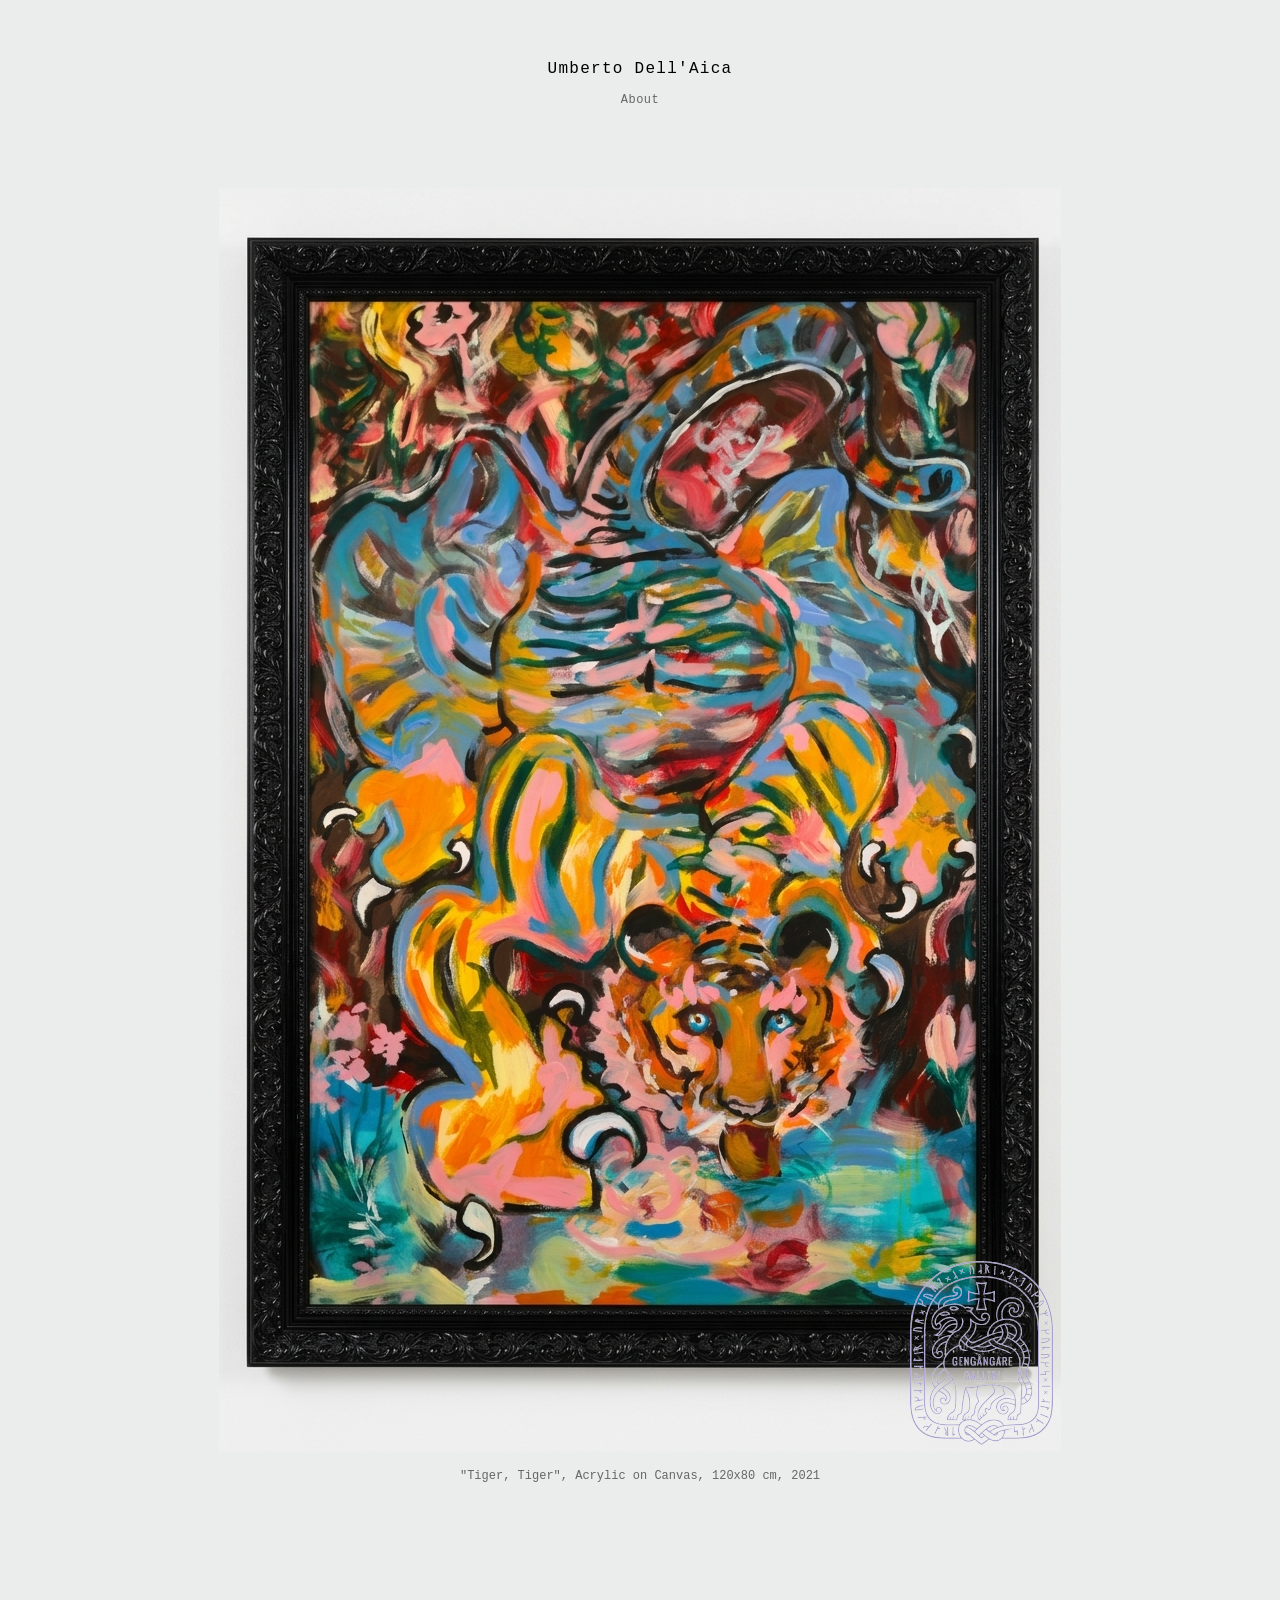
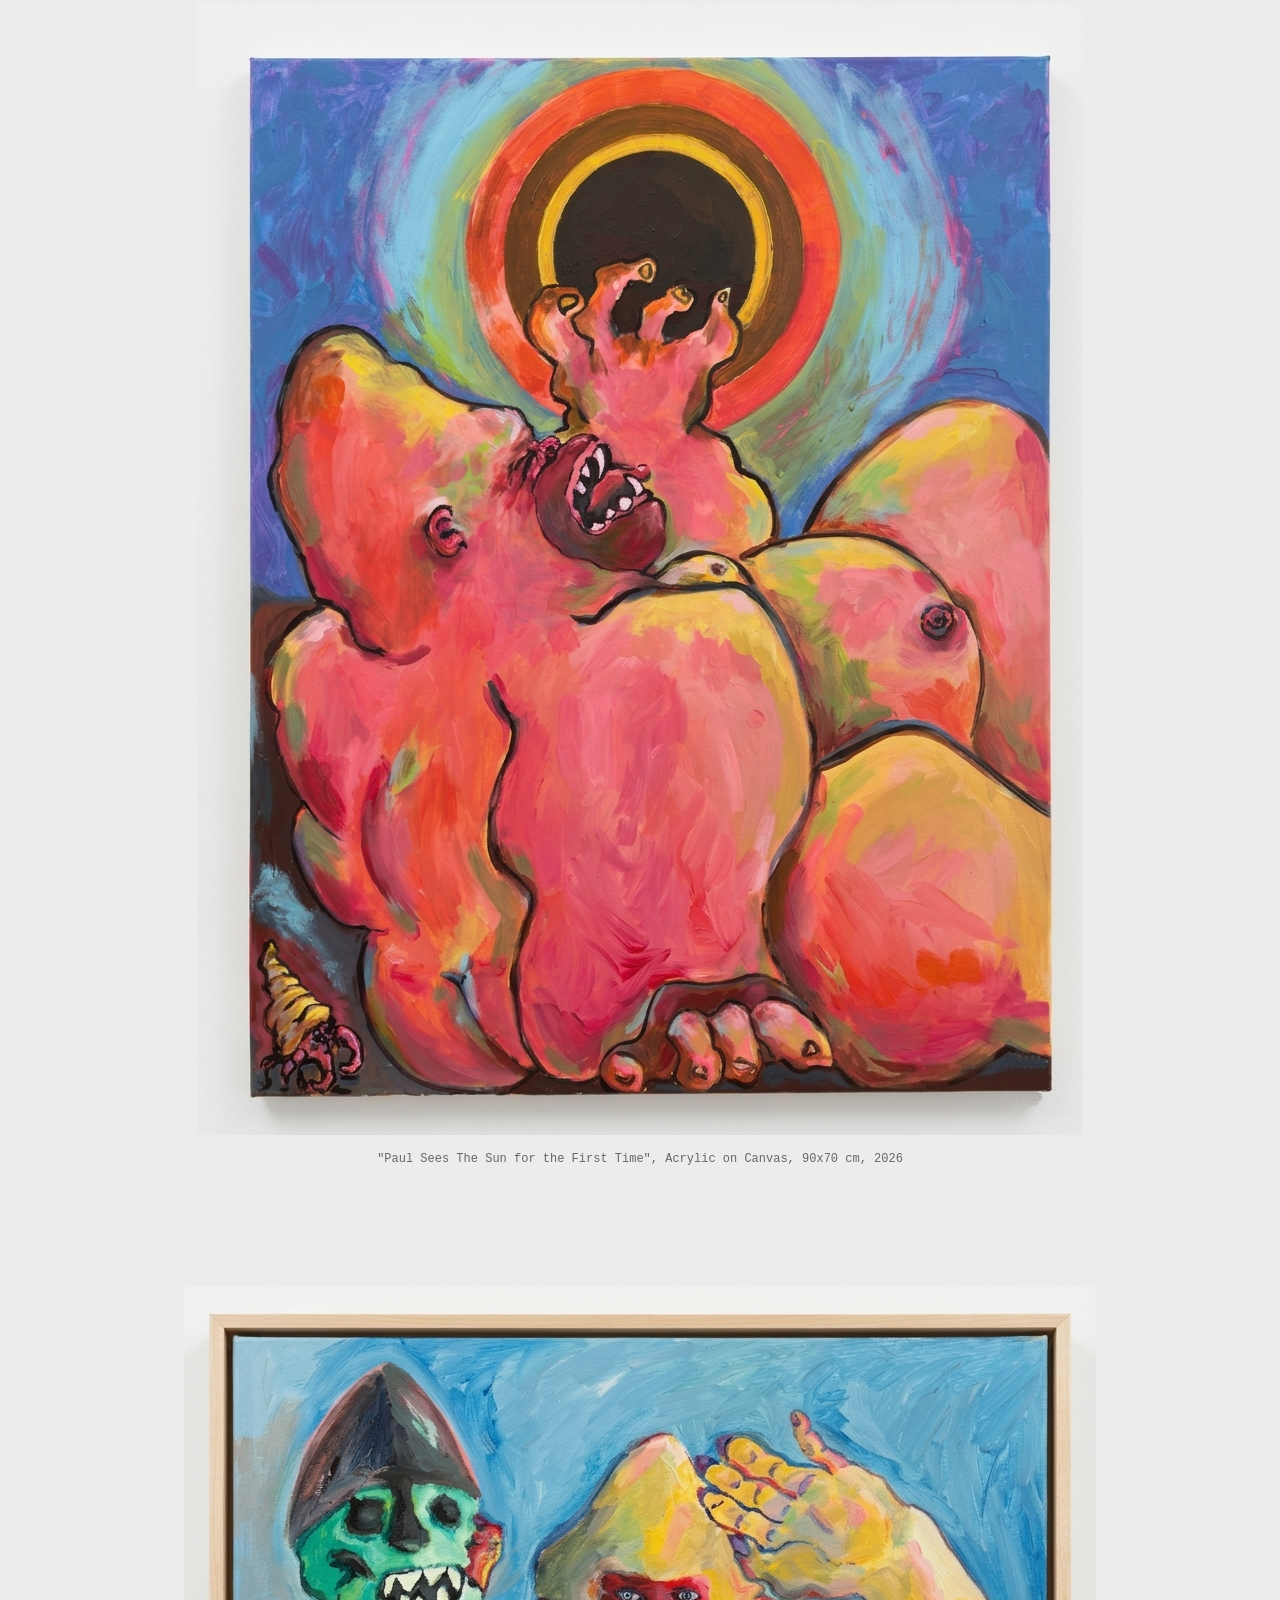
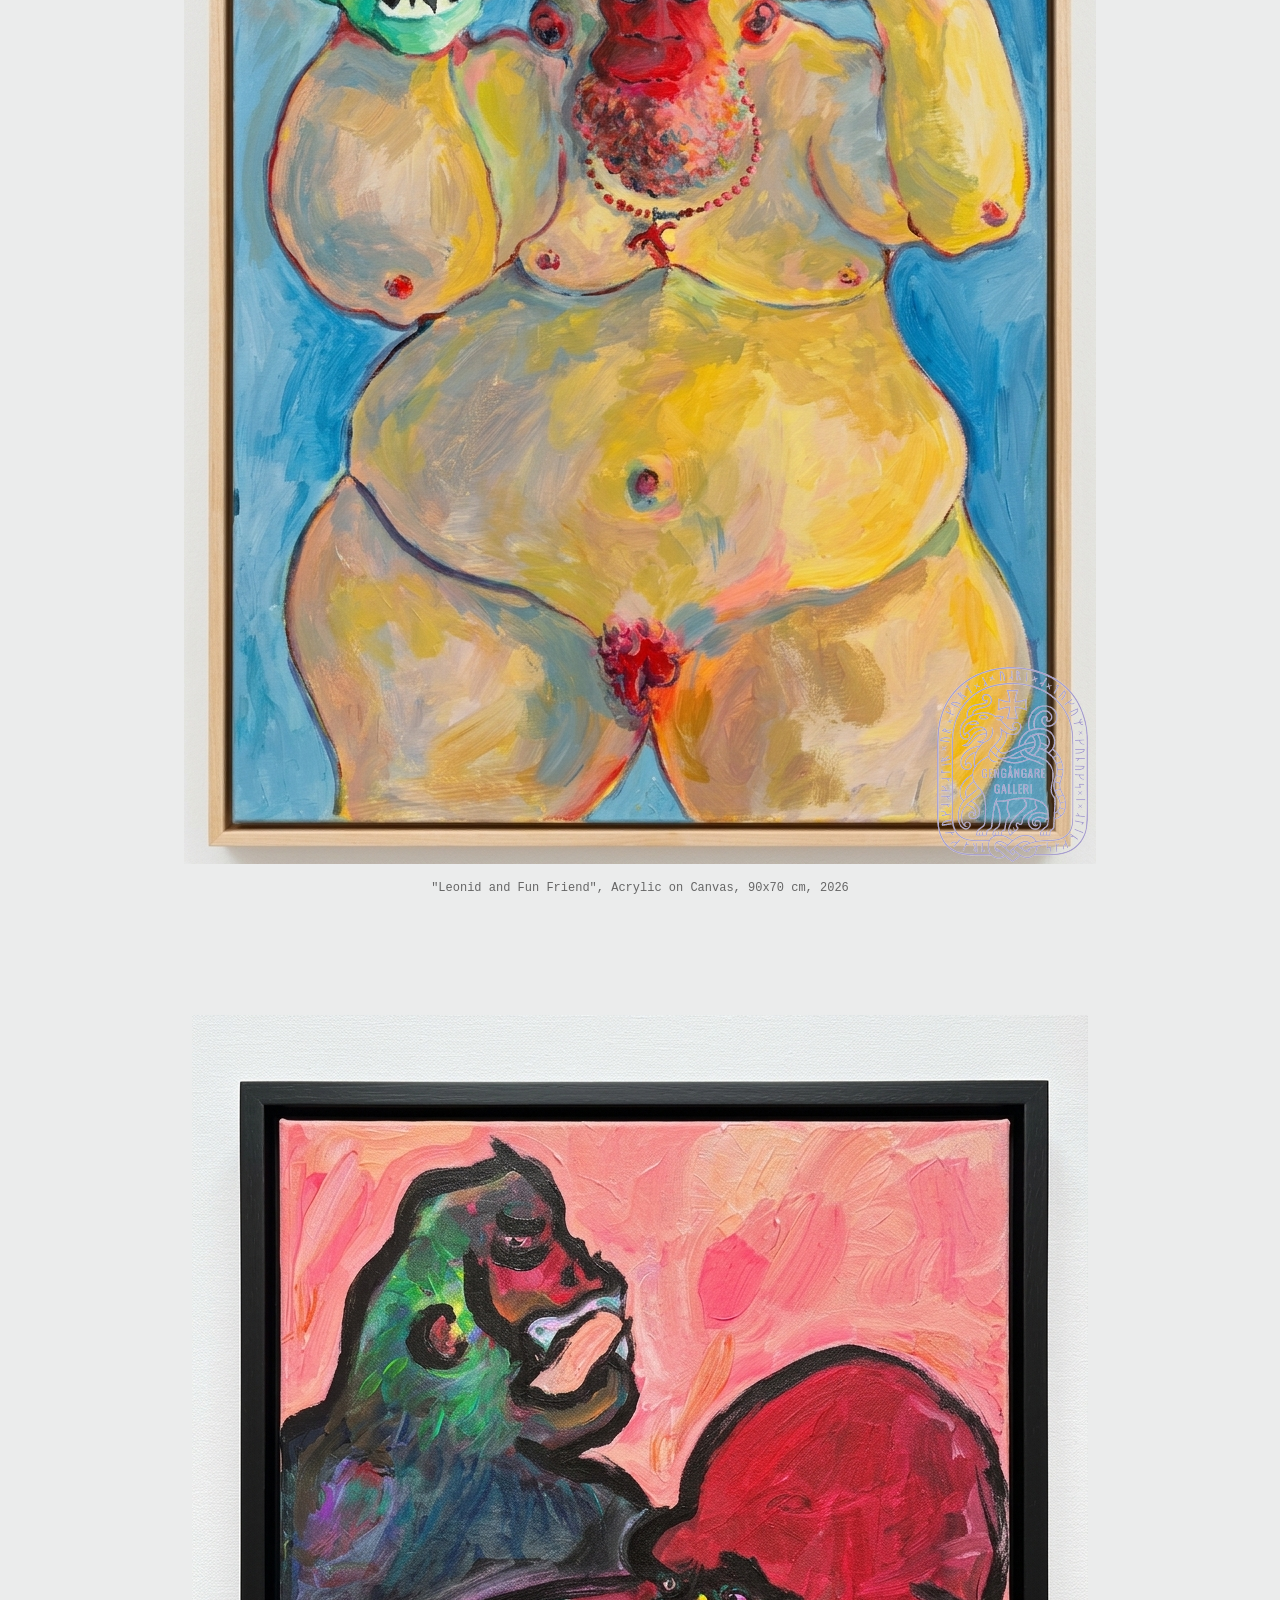
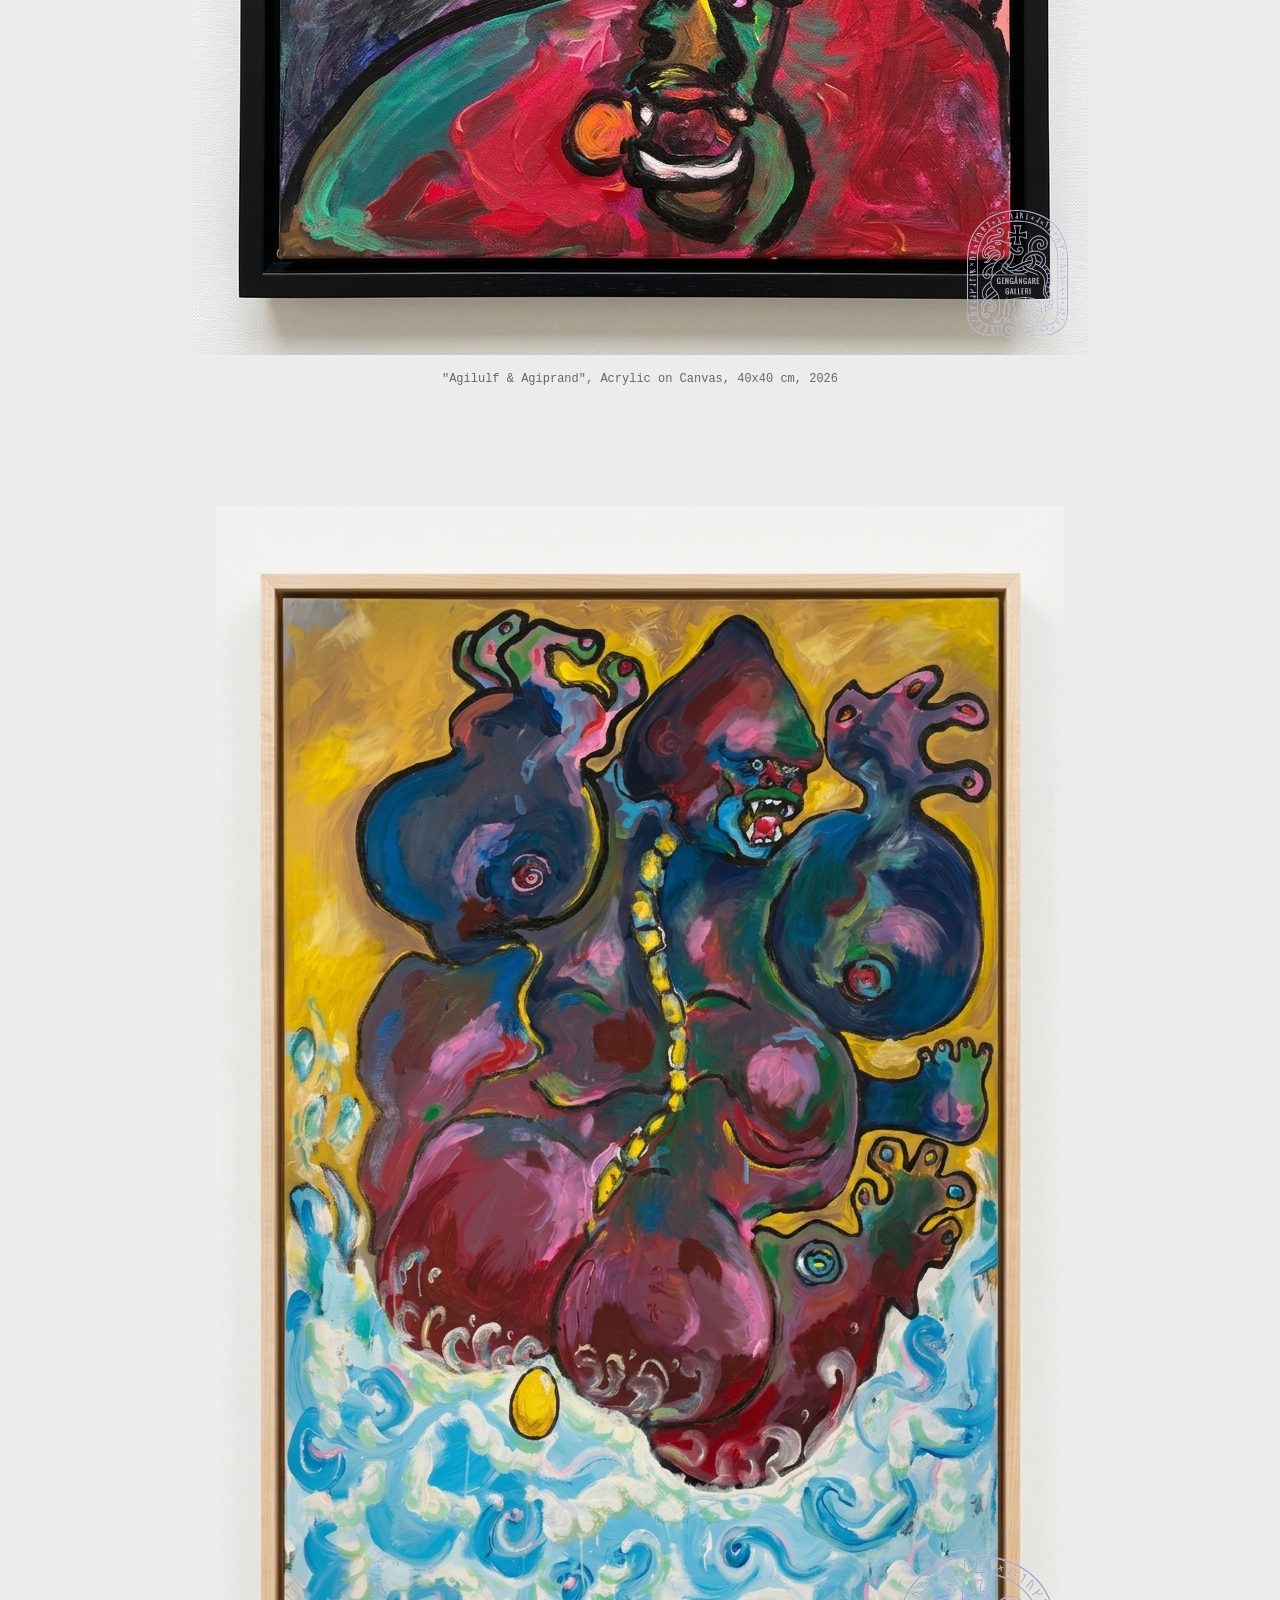
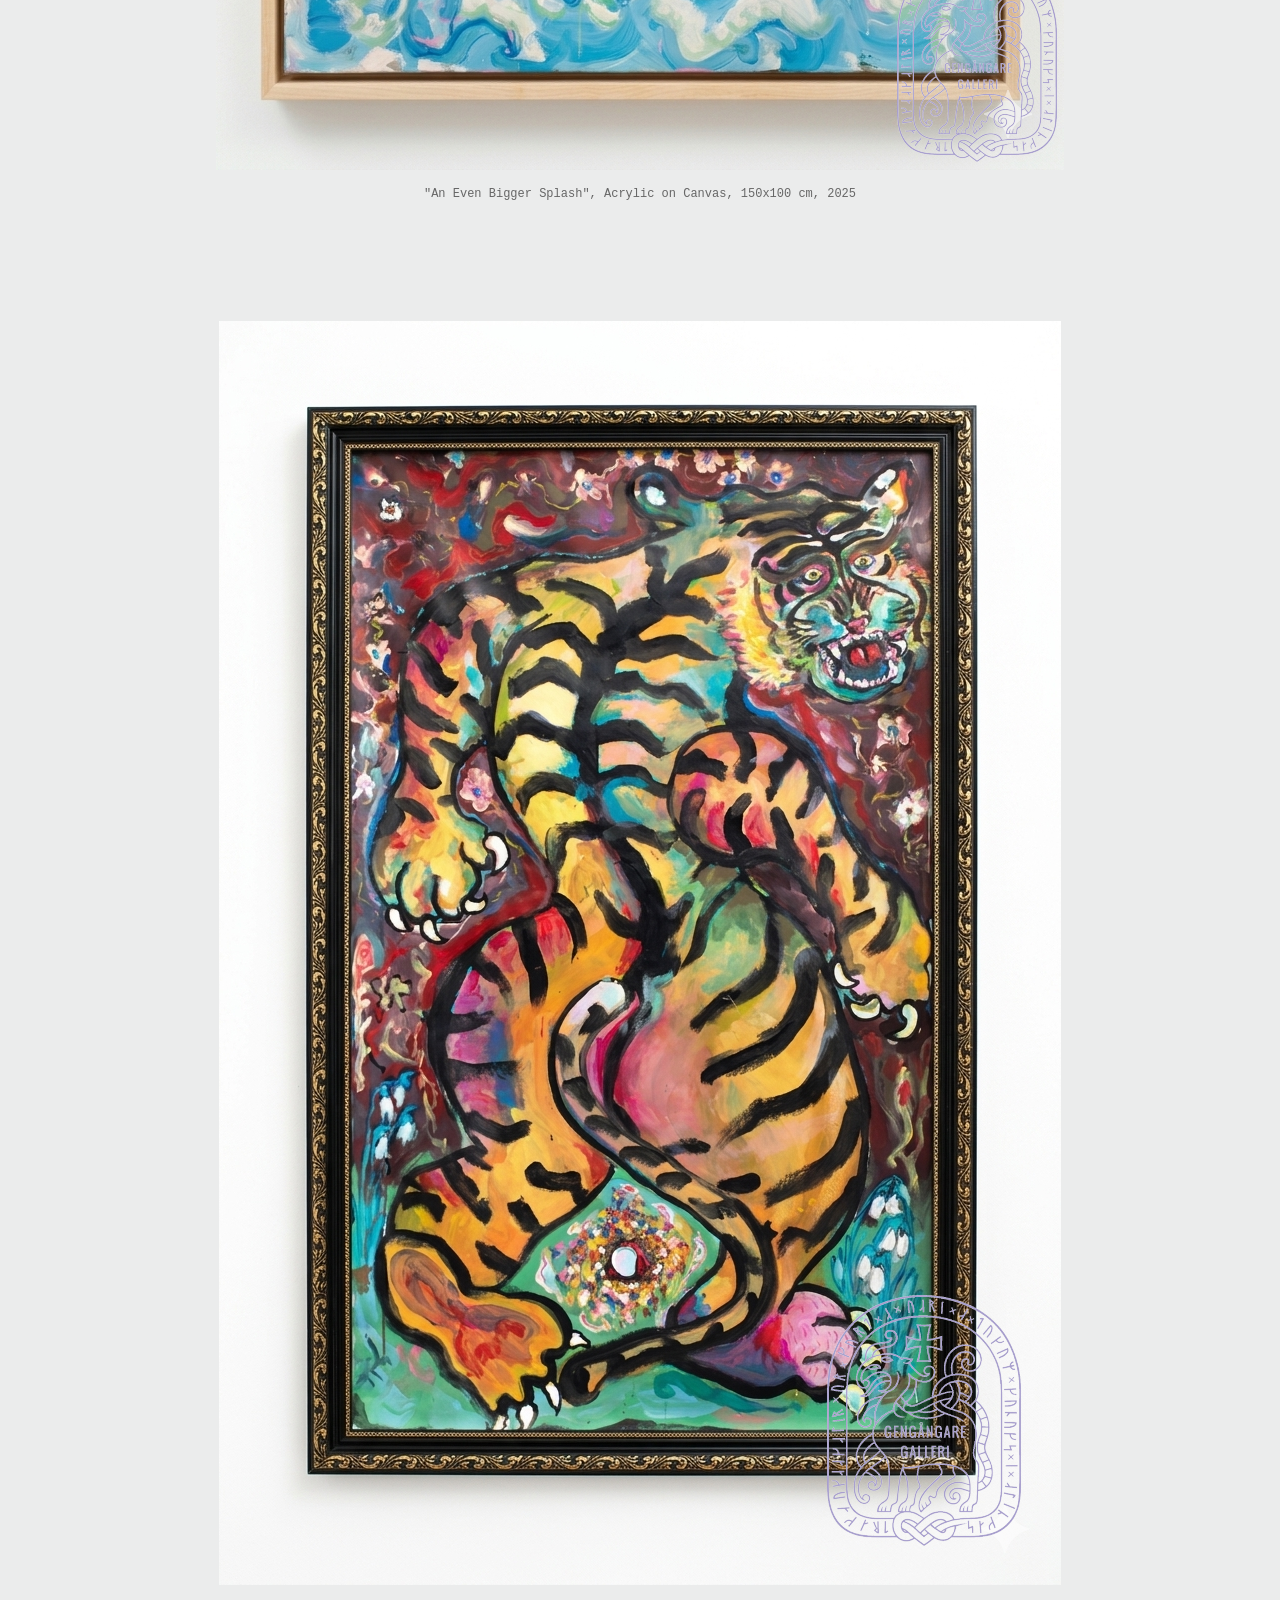
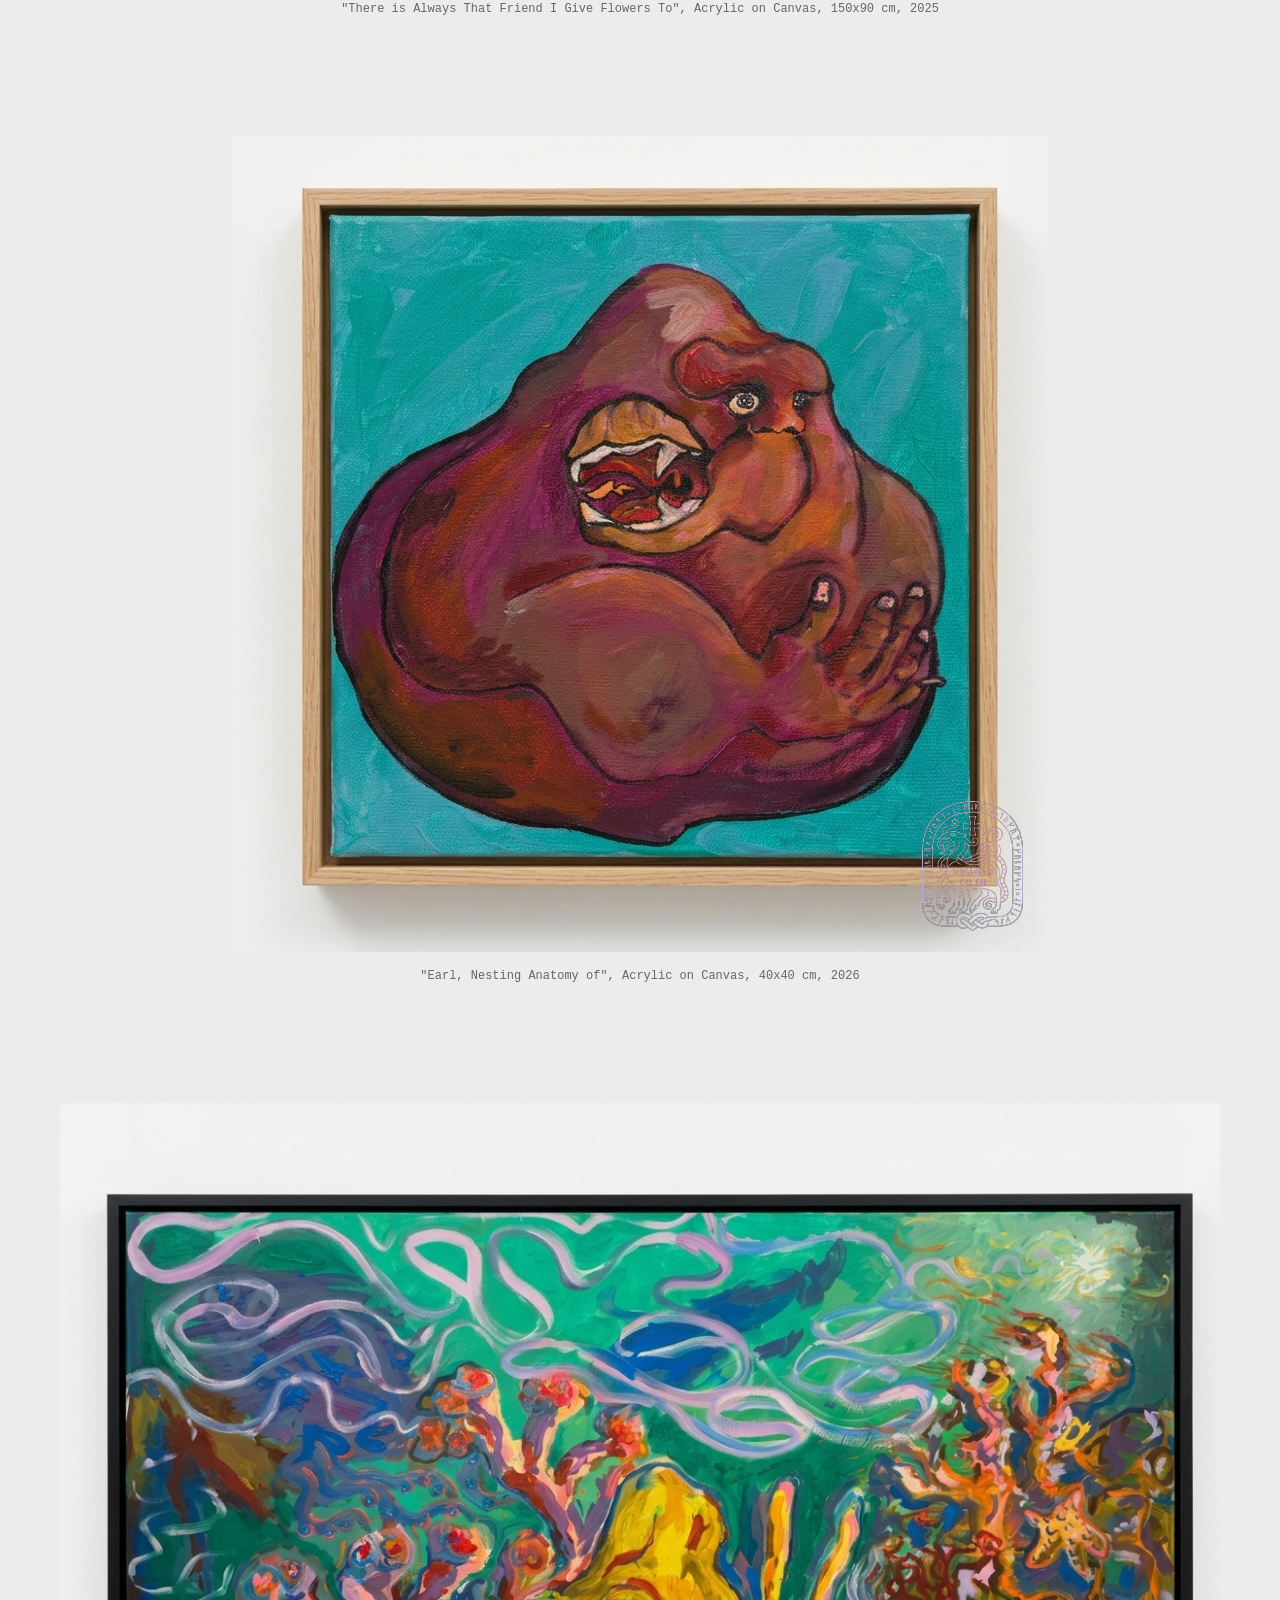
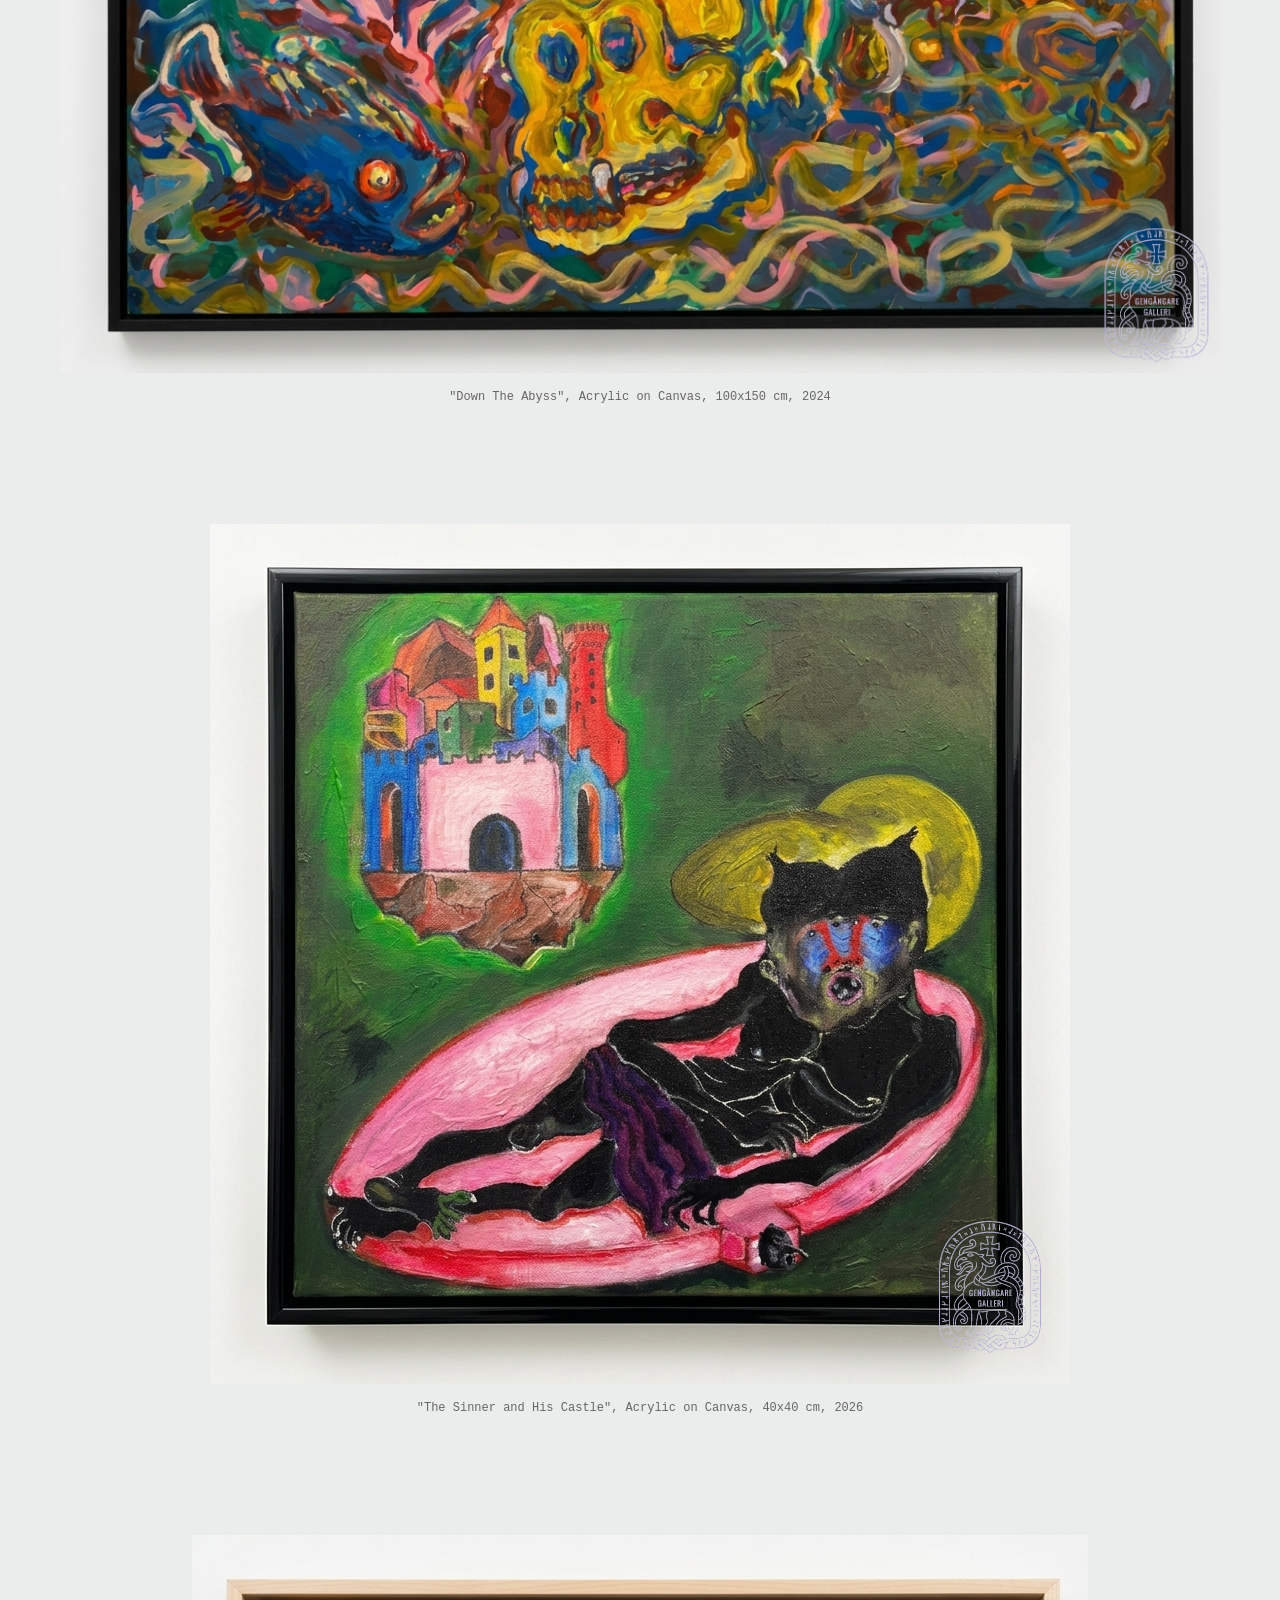
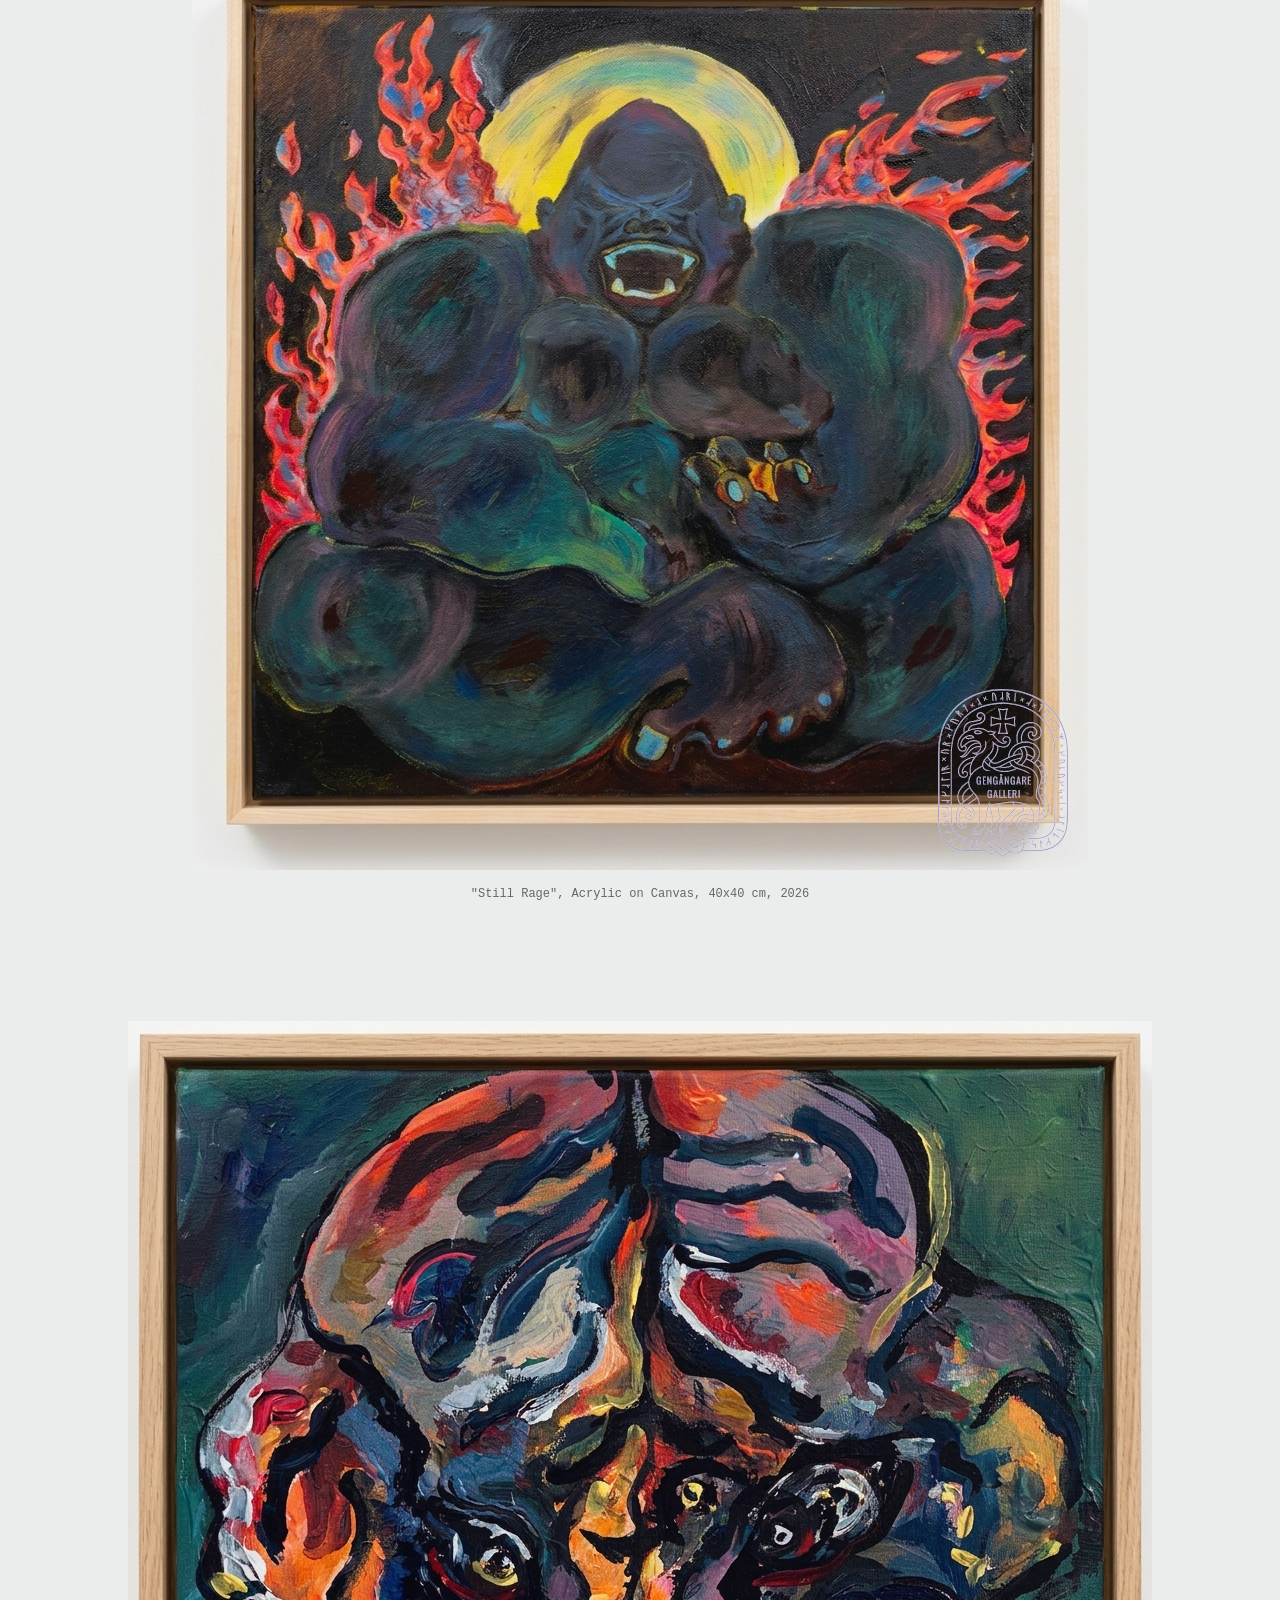
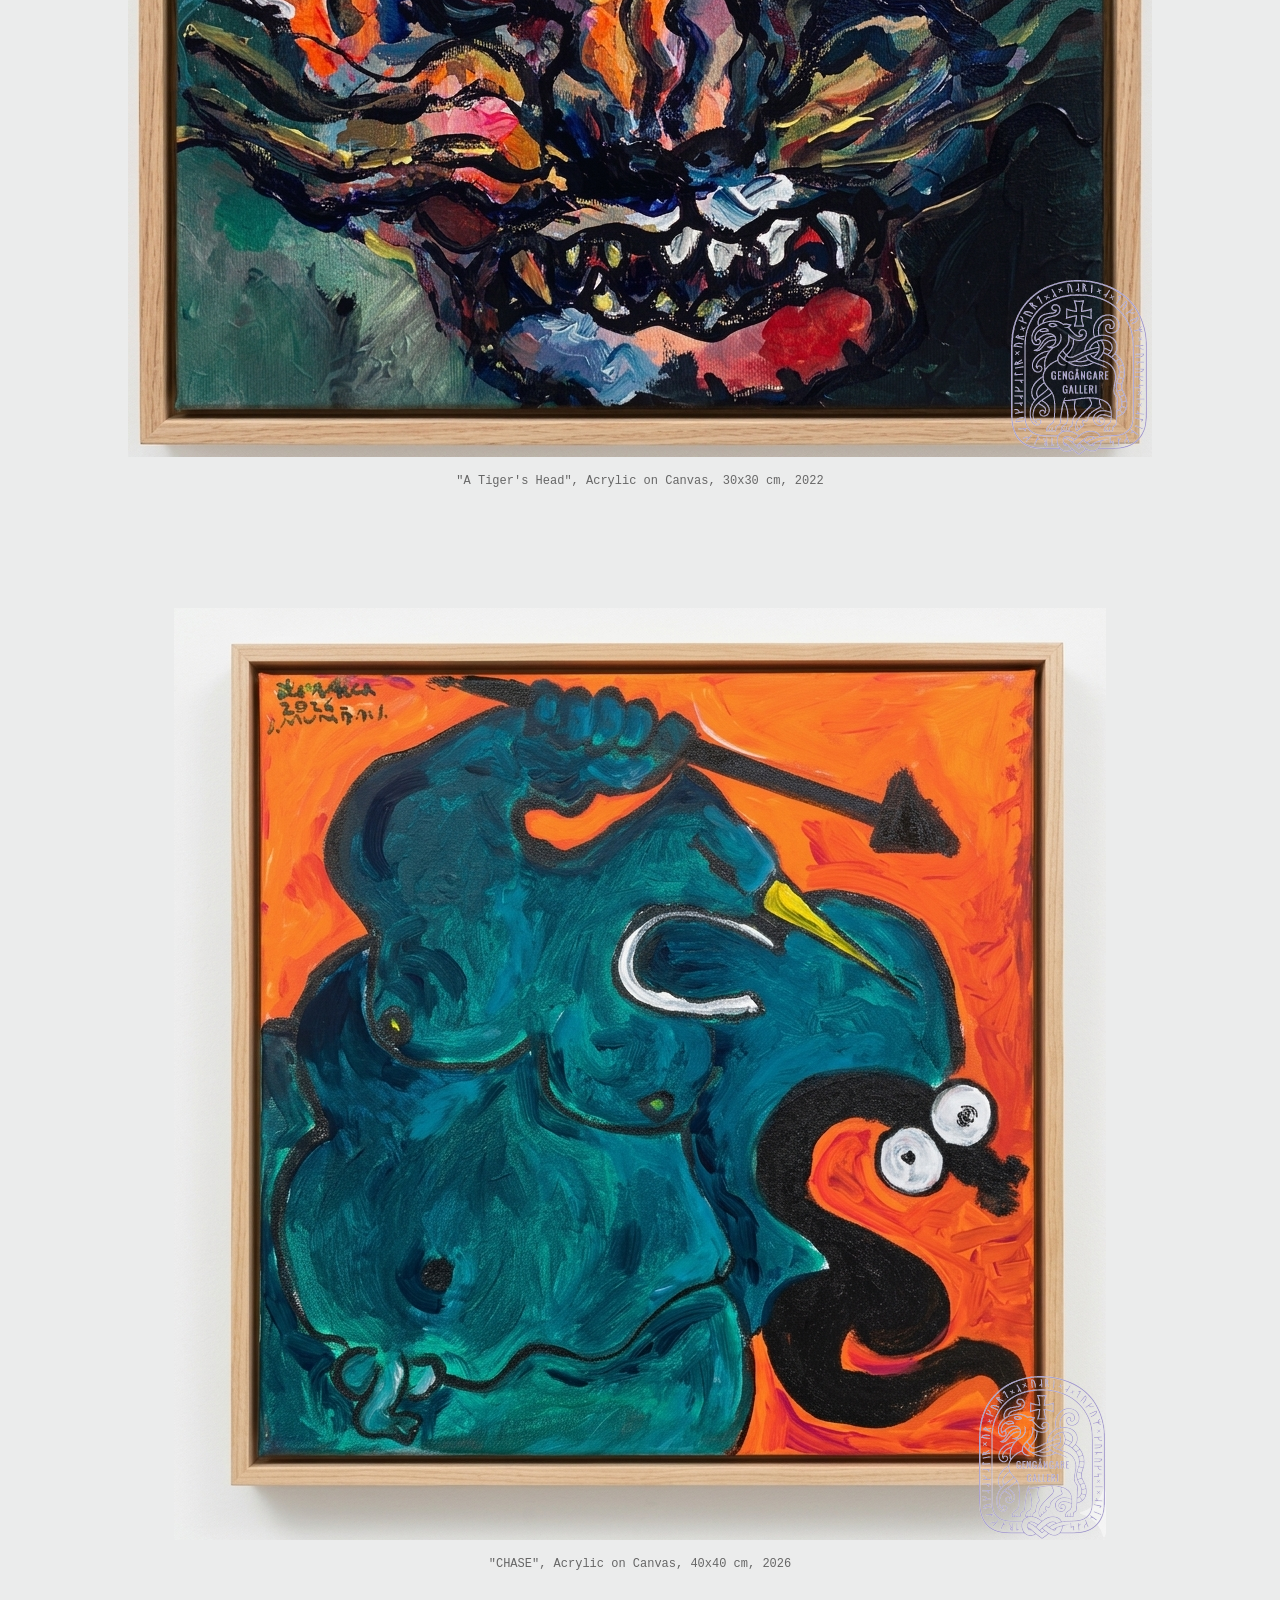
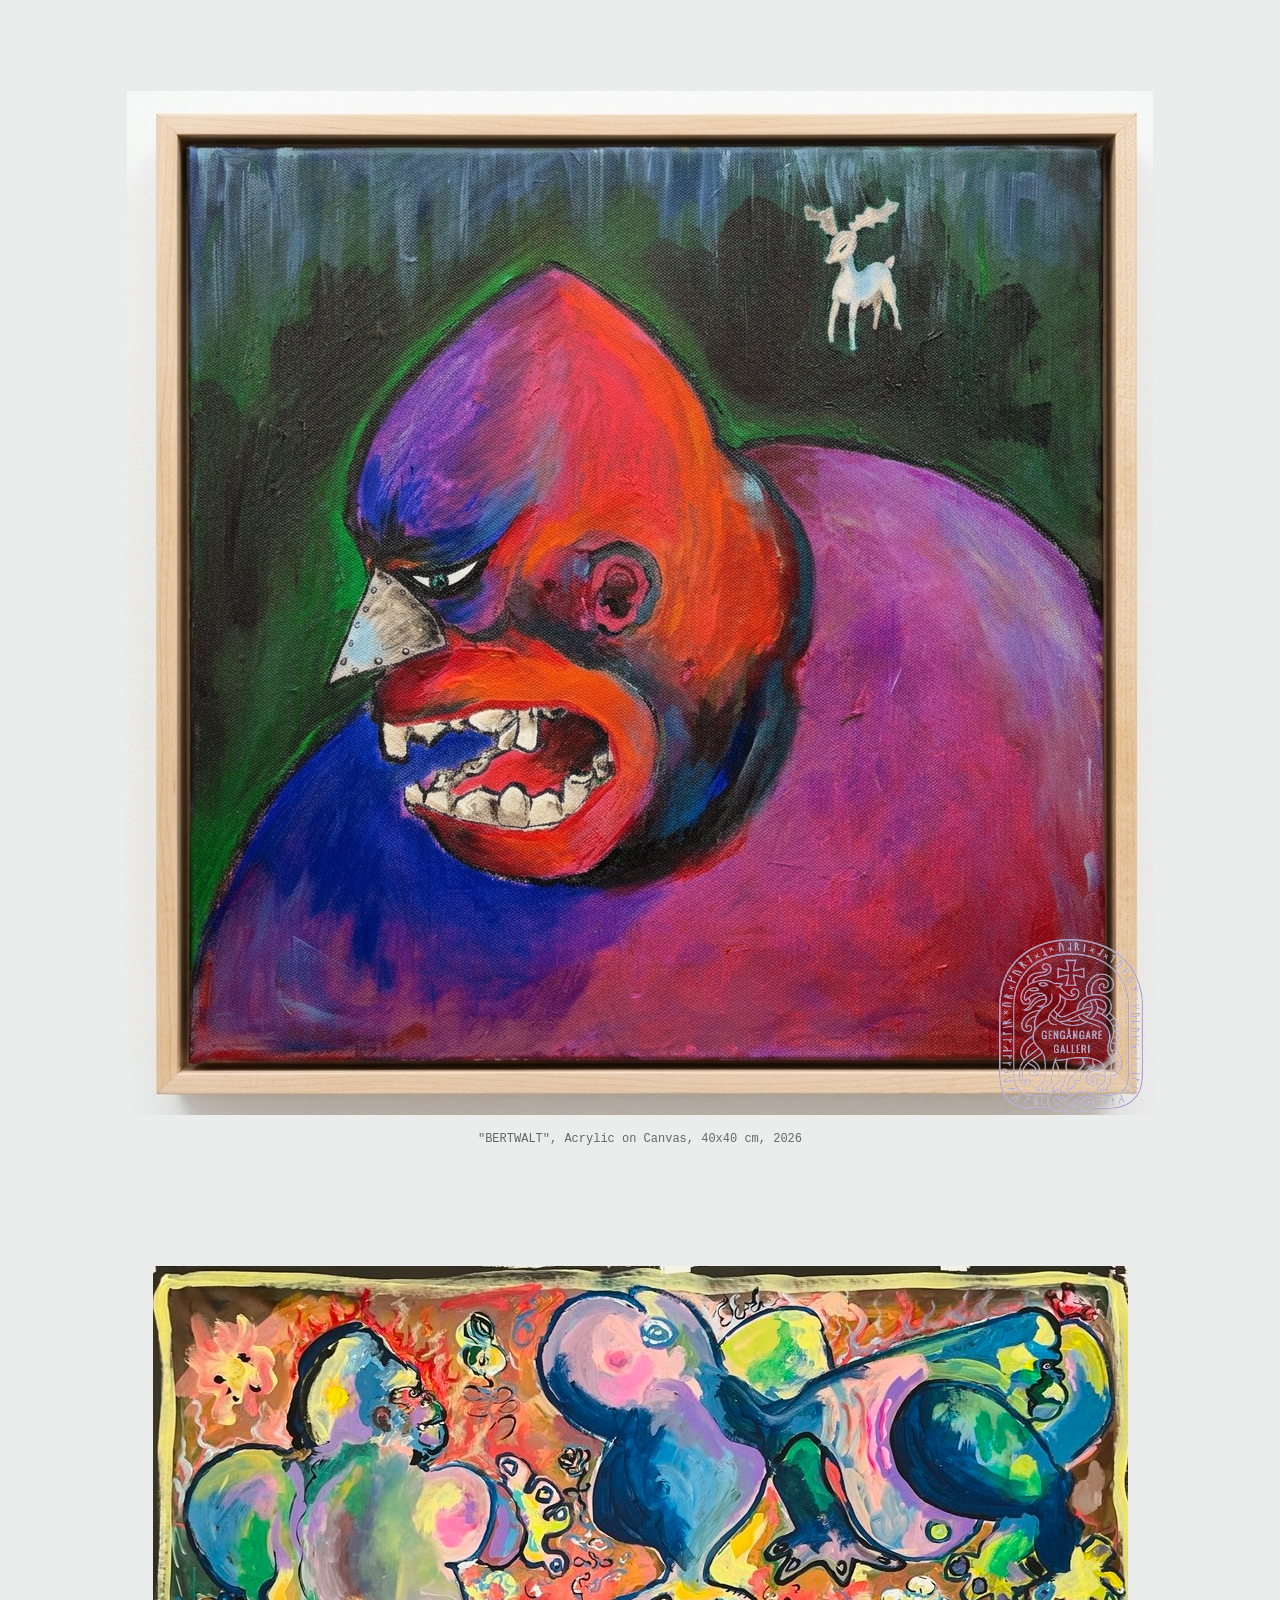
<file: index.html>
<!DOCTYPE html>
<html lang="en">
<head>
  <meta charset="UTF-8" />
  <meta name="viewport" content="width=device-width, initial-scale=1" />
  <title>Umberto Dell'Aica - S. MUMBAI S. - Artworks</title>
  <link rel="stylesheet" href="styles.css">

  <link rel="canonical" href="https://umbertodellaica.eu/" />

  <link rel="icon" type="image/png" sizes="96x96" href="favicon-96x96.png">
  <link rel="icon" type="image/svg+xml" href="favicon.svg">
  <link rel="shortcut icon" href="favicon.ico">
  <link rel="apple-touch-icon" sizes="180x180" href="apple-touch-icon.png">
  <link rel="manifest" href="site.webmanifest">

  <meta name="description" content="Umberto Dellaica is an artist working with painting and figurative expressionism imagery. Selected works and exhibitions." />
  

  <script type="application/ld+json">
  {
    "@context": "https://schema.org",
    "@type": "Person",
    "name": "Umberto DellAica",
    "jobTitle": "Painter",
    "url": "https://umbertodellaica.eu",
    "address": {
      "@type": "Place",
      "addressLocality": "Milan",
      "addressCountry": "IT"
    }
  }
  </script>
  
  
  <meta property="og:title" content="Umberto Dellaica — Painter">
  <meta property="og:description" content="Selected works and information.">
  <meta property="og:url" content="https://umbertodellaica.eu">
  <meta property="og:type" content="website">
  <meta property="og:image" content="https://umbertodellaica.eu/images/preview.jpg">

  
  
</head>
<body>


  <header class="site-header">
    <h1 class="site-title">Umberto Dell'Aica</h1>
    <nav class="site-nav">
      <a href="about.html">About</a>
    </nav>
  </header>

  <main class="gallery">
  
    <figure>
      <img src="images/Umberto_DellAica_Artwork_14_Tiger_Tiger.png" alt="Artwork: Tiger, Tiger, Acrylic on Canvas, 120x80 cm, 2021">
      <figcaption>"Tiger, Tiger", Acrylic on Canvas, 120x80 cm, 2021</figcaption>
    </figure>   
    
    <figure>
      <img src="images/Umberto_DellAica_Artwork_23_Paul_Sees_The_Sun_For_The_1st_Time.png" alt="Artwork: Paul Sees The Sun for the First Time, Acrylic on Canvas, 90x70 cm, 2026">
      <figcaption>"Paul Sees The Sun for the First Time", Acrylic on Canvas, 90x70 cm, 2026</figcaption>
    </figure>  


    <figure>
      <img src="images/Umberto_DellAica_Artwork_24_Leonid_and_Fun_Friend.png" alt="Artwork: Leonid and Fun Friend, Acrylic on Canvas, 90x70 cm, 2026">
      <figcaption>"Leonid and Fun Friend", Acrylic on Canvas, 90x70 cm, 2026</figcaption>
    </figure>      
    

    <figure>
      <img src="images/Umberto_DellAica_Artwork_1_Agilulf_Agiprand.png" alt="Artwork: Agilulf & Agiprand, Acrylic on Canvas, 40x40 cm, 2026">
      <figcaption>"Agilulf & Agiprand", Acrylic on Canvas, 40x40 cm, 2026</figcaption>
    </figure>

    <figure>
      <img src="images/Umberto_DellAica_Artwork_2_Even_Bigger_Splash.png" alt="Artwork: An Even Bigger Splash, Acrylic on Canvas, 150x100 cm, 2025">
      <figcaption>"An Even Bigger Splash", Acrylic on Canvas, 150x100 cm, 2025</figcaption>
    </figure>
    
    <figure>
      <img src="images/Umberto_DellAica_Artwork_15_There_is_always_that_Friend.png" alt="Artwork: There is Always That Friend I Give Flowers To, Acrylic on Canvas, 150x90 cm, 2025">
      <figcaption>"There is Always That Friend I Give Flowers To", Acrylic on Canvas, 150x90 cm, 2025</figcaption>
    </figure>    
    
    <figure>
      <img src="images/Umberto_DellAica_Artwork_3_Earl_Nesting_Anatomy.png" alt="Artwork: Earl Nesting Anatomy of, Acrylic on Canvas, 40x40 cm, 2026">
      <figcaption>"Earl, Nesting Anatomy of", Acrylic on Canvas, 40x40 cm, 2026</figcaption>
    </figure>
    
    <figure>
      <img src="images/Umberto_DellAica_Artwork_17_Down_The_Abyss.png" alt="Artwork: Down The Abyss, Acrylic on Canvas, 100x150 cm, 2024">
      <figcaption>"Down The Abyss", Acrylic on Canvas, 100x150 cm, 2024</figcaption>
    </figure>      

    <figure>
      <img src="images/Umberto_DellAica_Artwork_4_Thief_And_His_Castle.png" alt="Artwork: The Sinner and His Castle, Acrylic on Canvas, 40x40 cm, 2026">
      <figcaption>"The Sinner and His Castle", Acrylic on Canvas, 40x40 cm, 2026</figcaption>
    </figure>
    
    <figure>
      <img src="images/Umberto_DellAica_Artwork_5_Still_Rage.png" alt="Artwork: Still Rage, Acrylic on Canvas, 40x40 cm, 2026">
      <figcaption>"Still Rage", Acrylic on Canvas, 40x40 cm, 2026</figcaption>
    </figure>    

    <figure>
      <img src="images/Umberto_DellAica_Artwork_18_A_Tigers_Head.png" alt="Artwork: A Tiger's Head, Acrylic on Canvas, 30x30 cm, 2022">
      <figcaption>"A Tiger's Head", Acrylic on Canvas, 30x30 cm, 2022</figcaption>
    </figure>   

    <figure>
      <img src="images/Umberto_DellAica_Artwork_6_Chase.png" alt="Artwork: CHASE, Acrylic on Canvas, 40x40 cm, 2026">
      <figcaption>"CHASE", Acrylic on Canvas, 40x40 cm, 2026</figcaption>
    </figure>      

    <figure>
      <img src="images/Umberto_DellAica_Artwork_7_Bertwalt.png" alt="Artwork: BERTWALT, Acrylic on Canvas, 40x40 cm, 2026">
      <figcaption>"BERTWALT", Acrylic on Canvas, 40x40 cm, 2026</figcaption>
    </figure> 

    <figure>
      <img src="images/Umberto_DellAica_Artwork_16_PRimal_Dance.jpg" alt="Artwork: Primal Dance, Acrylic on Canvas, 100x120 cm, 2023">
      <figcaption>"Primal Dance", Acrylic on Canvas, 100x120 cm, 2023</figcaption>
    </figure> 
    

    <figure>
      <img src="images/Umberto_DellAica_Artwork_8_Godspeed.png" alt="Artwork: Godspeed, Acrylic on Canvas, 40x40 cm, 2026">
      <figcaption>"Godspeed", Acrylic on Canvas, 40x40 cm, 2026</figcaption>
    </figure>    
    
    <figure>
      <img src="images/Umberto_DellAica_Artwork_9_Not_Over_Yet.png" alt="Artwork: Not Over Yet, Acrylic on Canvas, 40x40 cm, 2026">
      <figcaption>"Not Over Yet", Acrylic on Canvas, 40x40 cm, 2026</figcaption>
    </figure>       

    <figure>
      <img src="images/Umberto_DellAica_Artwork_19_All_I_Left_There.png" alt="Artwork: All I Left There, Acrylic on Canvas, 120x120 cm, 2021">
      <figcaption>"All I Left There", Acrylic on Canvas, 120x120 cm, 2021</figcaption>
    </figure>  


    <figure>
      <img src="images/Umberto_DellAica_Artwork_10_12_Eggs_and_a_Puppet.png" alt="Artwork: Twelve Eggs and a Puppet, Acrylic on Canvas, 40x40 cm, 2026">
      <figcaption>"Twelve Eggs and a Puppet", Acrylic on Canvas, 40x40 cm, 2026</figcaption>
    </figure> 


    <figure>
      <img src="images/Umberto_DellAica_Artwork_11_The_Present.png" alt="Artwork: The Present, Acrylic on Canvas, 40x40 cm, 2026">
      <figcaption>"The Present", Acrylic on Canvas, 40x40 cm, 2026</figcaption>
    </figure> 
    

    <figure>
      <img src="images/Umberto_DellAica_Artwork_20_After_Madonna_Piero_Della_Francesca.png" alt="Artwork: After Piero Della Francesca Pala di Brera, Acrylic on Canvas, 150x100 cm, 2024">
      <figcaption>"After Piero Della Francesca's Pala di Brera", Acrylic on Canvas, 150x100 cm, 2024</figcaption>
    </figure> 



    <figure>
      <img src="images/Umberto_DellAica_Artwork_12_Cerberus.png" alt="Artwork: Cerberus, Acrylic on Canvas, 40x40 cm, 2024">
      <figcaption>"Cerberus", Acrylic on Canvas, 40x40 cm, 2024</figcaption>
    </figure> 

    <figure>
      <img src="images/Umberto_DellAica_Artwork_13_Surprise.png" alt="Artwork: Surprise!, Acrylic on Canvas, 50x80 cm, 2024">
      <figcaption>"Surprise!", Acrylic on Canvas, 50x80 cm, 2024</figcaption>
    </figure> 


    <figure>
      <img src="images/Umberto_DellAica_Artwork_21_After_Fritz_Kahn_1939.png" alt="Artwork: What goes on in our heads when we see a car, Acrylic on Canvas, 100x100 cm, 2024">
      <figcaption>"Reasoning after  What goes on in our heads when we see a car and say 'car' by Fritz Kahn (1939)", Acrylic on Canvas, 100x100 cm, 2025</figcaption>
    </figure>

    
    <figure>
      <img src="images/Umberto_DellAica_Artwork_22_Fine_China_Girl.png" alt="Artwork: Fine China Girl, Acrylic on Canvas, 140x180 cm, 2019">
      <figcaption>"Fine China Girl", Acrylic on Canvas, 140x180 cm, 2019</figcaption>
    </figure>  
    

     



  </main>

  <footer>
    <p>contact via contact@umbertodellaica.eu</p>
    <!-- <p>or contact GENGÅNGARE GALLERI</p> --> 
  </footer>

</body>
</html>
</file>
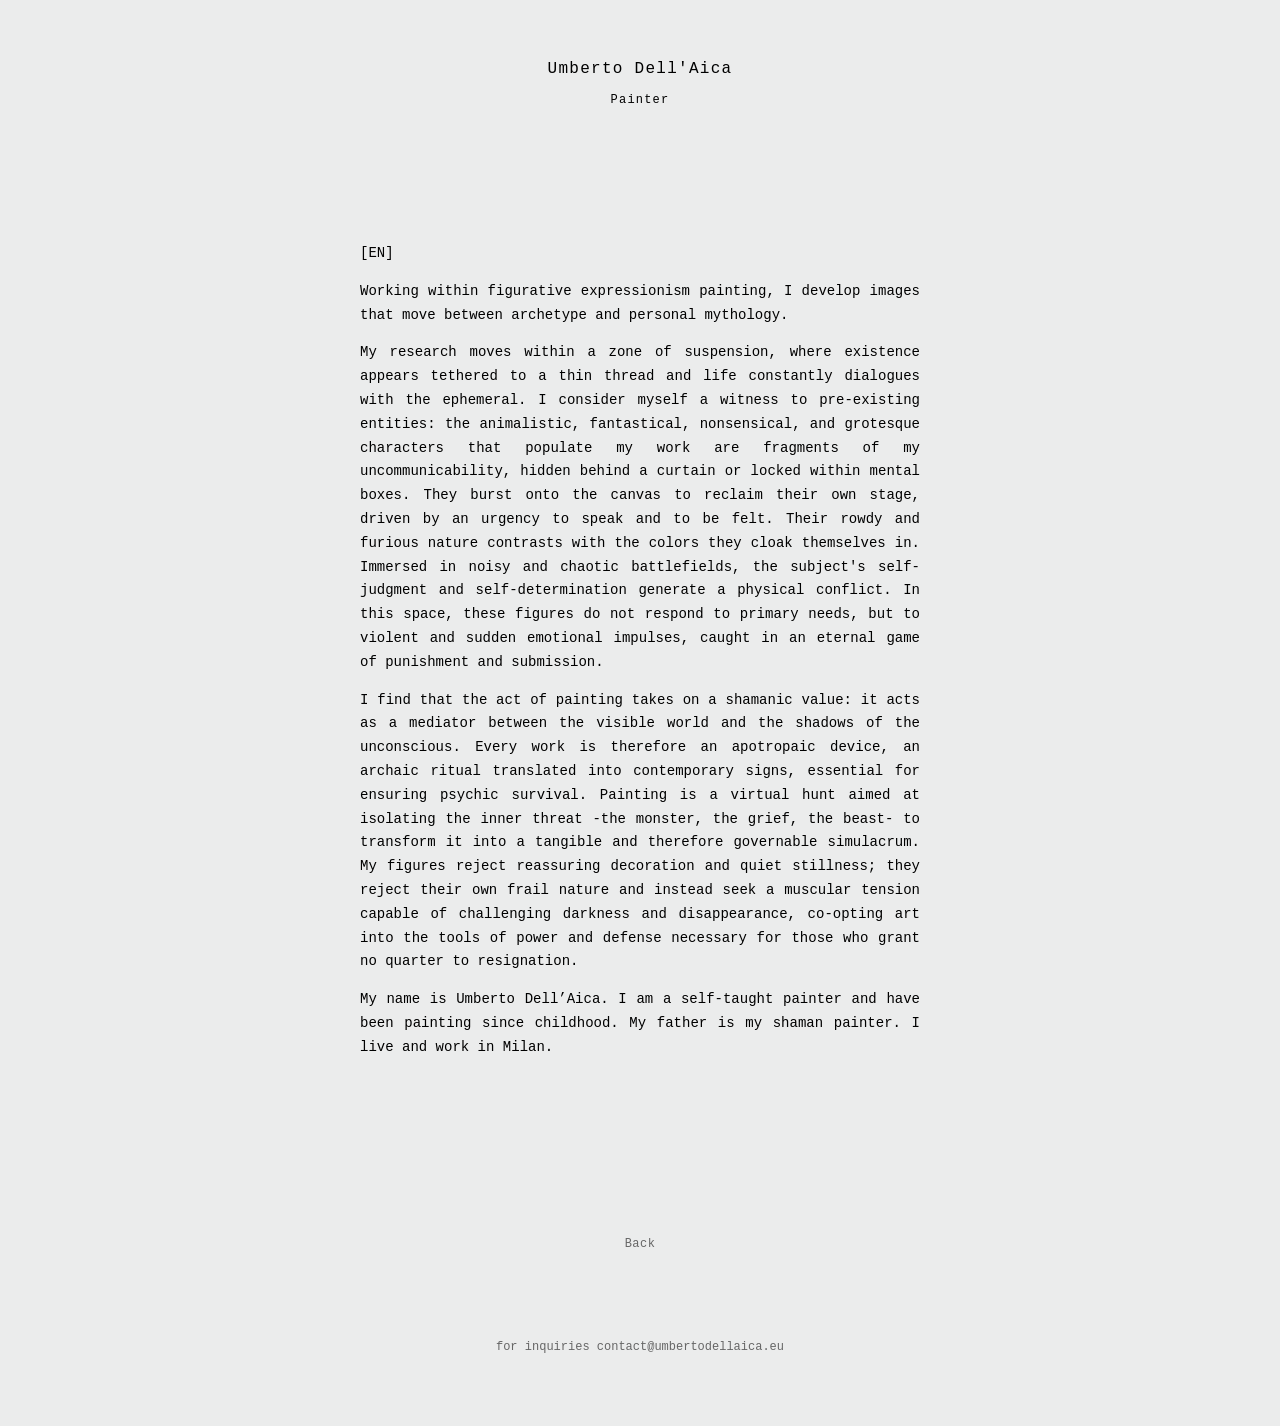
<file: about.html>
<!DOCTYPE html>
<html lang="en">
<head>
  <meta charset="UTF-8" />
  <meta name="viewport" content="width=device-width, initial-scale=1" />

  <title>About — Umberto Dell'Aica</title>

  <meta name="description" content="About Umberto Dell'Aica, artist working primarily with painting and expressionist figurative imagery." />

  <link rel="canonical" href="https://umbertodellaica.eu/about.html" />
  
  <link rel="stylesheet" href="styles.css" />

  <!-- Favicon -->
  <link rel="icon" type="image/png" href="/favicon-96x96.png" sizes="96x96" />
  <link rel="icon" type="image/svg+xml" href="/favicon.svg" />
  <link rel="shortcut icon" href="/favicon.ico" />
  <link rel="apple-touch-icon" sizes="180x180" href="/apple-touch-icon.png" />
  <link rel="manifest" href="/site.webmanifest" />
</head>
<body>

  <header class="site-header">
    <h1 class="site-title">
      <a href="index.html">Umberto Dell'Aica</a>
    </h1>
    <nav class="site-subtitle">
      <a>Painter</a>
    </nav>   
  </header>

  <main class="about">



    <p>
      [EN]
    </p>
    
    <p>    
        Working within figurative expressionism painting, I develop images that move between archetype and personal mythology.
    </p>
    
    <p>    
        My research moves within a zone of suspension, where existence appears tethered to a thin thread and life constantly dialogues with the ephemeral. I consider myself a witness to pre-existing entities: the animalistic, fantastical, nonsensical, and grotesque characters that populate my work are fragments of my uncommunicability, hidden behind a curtain or locked within mental boxes. They burst onto the canvas to reclaim their own stage, driven by an urgency to speak and to be felt. Their rowdy and furious nature contrasts with the colors they cloak themselves in. Immersed in noisy and chaotic battlefields, the subject's self-judgment and self-determination generate a physical conflict. In this space, these figures do not respond to primary needs, but to violent and sudden emotional impulses, caught in an eternal game of punishment and submission.
    </p>

    <p>     
        I find that the act of painting takes on a shamanic value: it acts as a mediator between the visible world and the shadows of the unconscious. Every work is therefore an apotropaic device, an archaic ritual translated into contemporary signs, essential for ensuring psychic survival. Painting is a virtual hunt aimed at isolating the inner threat -the monster, the grief, the beast- to transform it into a tangible and therefore governable simulacrum. My figures reject reassuring decoration and quiet stillness; they reject their own frail nature and instead seek a muscular tension capable of challenging darkness and disappearance, co-opting art into the tools of power and defense necessary for those who grant no quarter to resignation.
    </p>    
    
    <p>
        My name is Umberto Dell’Aica. I am a self-taught painter and have been painting since childhood. My father is my shaman painter. I live and work in Milan.
    </p>
    
    <!-- <p>
    <p>
      [IT]
    </p>

    
        Lavorando nell'ambito dell'espressionismo figurativo in pittura, sviluppo un immaginario che muove dall'archetipo alla mitologia personale.
    </p>    
  
    <p>
      La mia ricerca si muove in una zona di sospensione, dove l’esistenza appare legata a un filo sottile e la vita dialoga costantemente con l’effimero. Mi considero un testimone di entità preesistenti: i personaggi animaleschi, rocamboleschi, insensati, grotteschi che popolano i miei lavori sono frammenti della mia incomunicabilità, rimasti celati dietro un sipario o chiusi in scatole mentali. Essi irrompono sulla tela per reclamare il proprio palcoscenico. Hanno urgenza di dire e di sentire. La loro natura rissosa e furibonda contrasta con i colori di cui si ammantano. Immersi in campi di battaglia chiassosi e disordinati, l’autogiudizio e l'autodeterminazione del soggetto generano uno scontro fisico. In questo spazio, le figure non rispondono a bisogni primari, ma a impulsi emotivi violenti e repentini, in un eterno gioco di punizione e sottomissione.
    </p>

    <p>
      Mi sembra che l’atto pittorico assuma una valenza sciamanica: agisce come un mediatore tra il mondo visibile e le ombre dell'inconscio. Ogni opera è perciò un dispositivo apotropaico, un rito arcaico tradotto in segni contemporanei, necessario per propiziarsi la sopravvivenza psichica. Dipingere è una caccia virtuale volta a isolare la minaccia interiore — il mostro, la pena, la bestia — per trasformarla in un simulacro tangibile e quindi governabile. Le mie figure rifiutano la decorazione rassicurante e il silenzio pacato; rifiutano il la loro natura esile, e cercano perciò una tensione muscolare capace di sfidare l’oscurità, la sparizione, cooptando l’arte tra gli strumenti di potere e difesa necessari a chi non concede quartiere alla rassegnazione.
    </p>
    
    <p>
        Mi chiamo Umberto Dell’Aica. Sono un pittore autodidatta, e dipingo fin da quando ero bambino. Vivo e lavoro a Milano.
    </p>
    --> 
      
    

  </main>


    <p class="back-link">
      <a href="index.html">Back</a>
    </p>
  </main>
  

  <footer>
    <p>for inquiries contact@umbertodellaica.eu</p>
    <!-- <p>or contact GENGÅNGARE GALLERI</p> --> 
  </footer>

</body>
</html>
</file>
<file: styles.css>
* {
  box-sizing: border-box;
}

body {
  margin: 0;
  font-family: "Courier New", Courier, monospace;
  background: #EBECEC;
  color: #000;
}

/* Header */

.site-header {
  padding: 60px 40px 40px;
  text-align: center;
}

.site-title {
  font-size: 16px;
  font-weight: normal;
  letter-spacing: 0.08em;
  margin: 0;
}

.site-subtitle {
  margin-top: 12px;
}

.site-subtitle a {
  font-size: 12px;
  font-weight: normal;
  letter-spacing: 0.1em;
  margin: 0;
}

.site-title a {
  color: inherit;
  text-decoration: none;
}

.site-title a:hover {
  text-decoration: underline;
}

/* Navigation */

.site-nav {
  margin-top: 12px;
}

.site-nav a {
  font-size: 12px;
  color: #666;
  text-decoration: none;
  letter-spacing: 0.04em;
}

.site-nav a:hover {
  text-decoration: underline;
}

/* Gallery (homepage) */

.gallery {
  max-width: 1200px;
  margin: 0 auto;
  padding: 40px 20px;
}

figure {
  margin: 0 0 120px 0;
  text-align: center;
}

img {
  max-width: 100%;
  height: auto;
}

figcaption {
  margin-top: 12px;
  font-size: 12px;
  color: #666;
}

/* About page */

.about {
  max-width: 600px;
  margin: 0 auto;
  padding: 80px 20px 100px;
  font-size: 14px;
  line-height: 1.7;
  text-align: justify;
  hyphens: auto;
}

/* Footer */

footer {
  padding: 60px 20px;
  text-align: center;
  font-size: 12px;
  color: #666;
}

/* back-link */

.back-link {
  margin-top: 60px;
  text-align: center;
}

.back-link a {
  font-size: 12px;
  color: #666;
  text-decoration: none;
  letter-spacing: 0.04em;
}

.back-link a:hover {
  text-decoration: underline;
}
</file>
